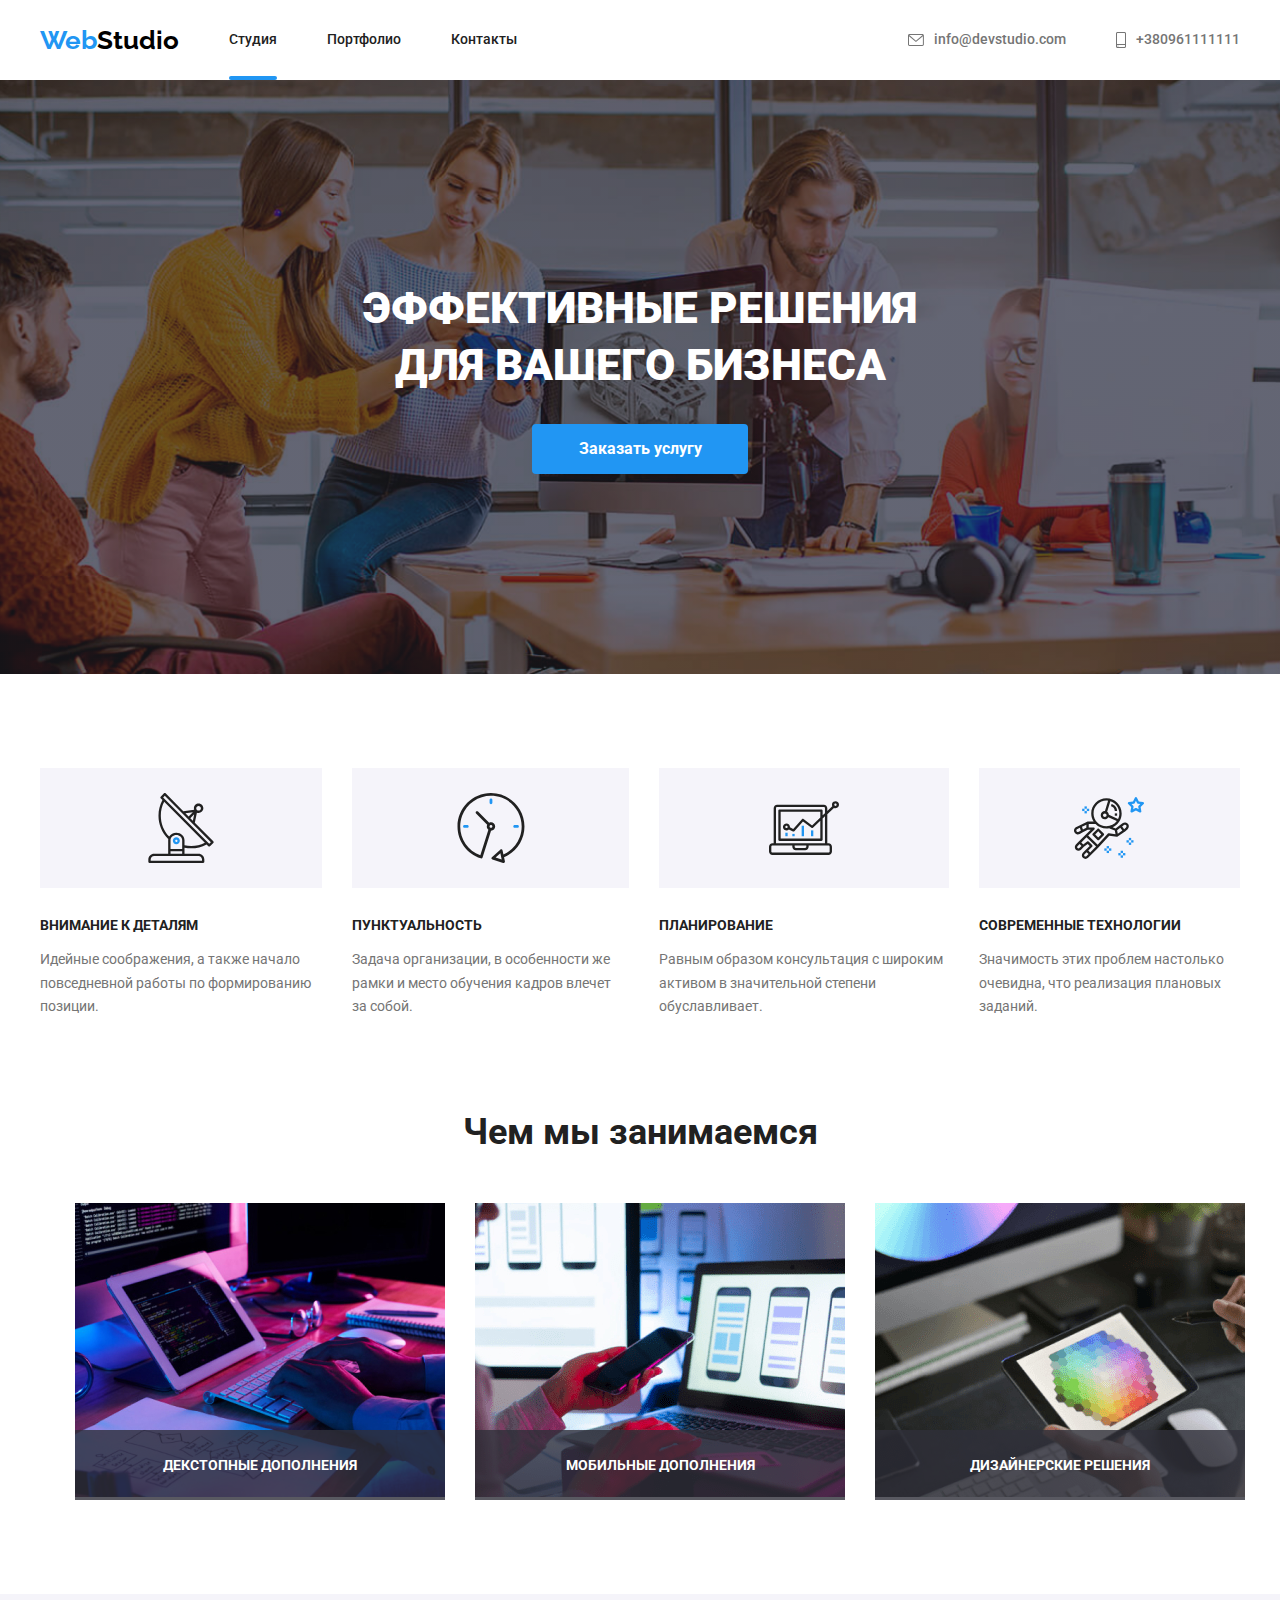
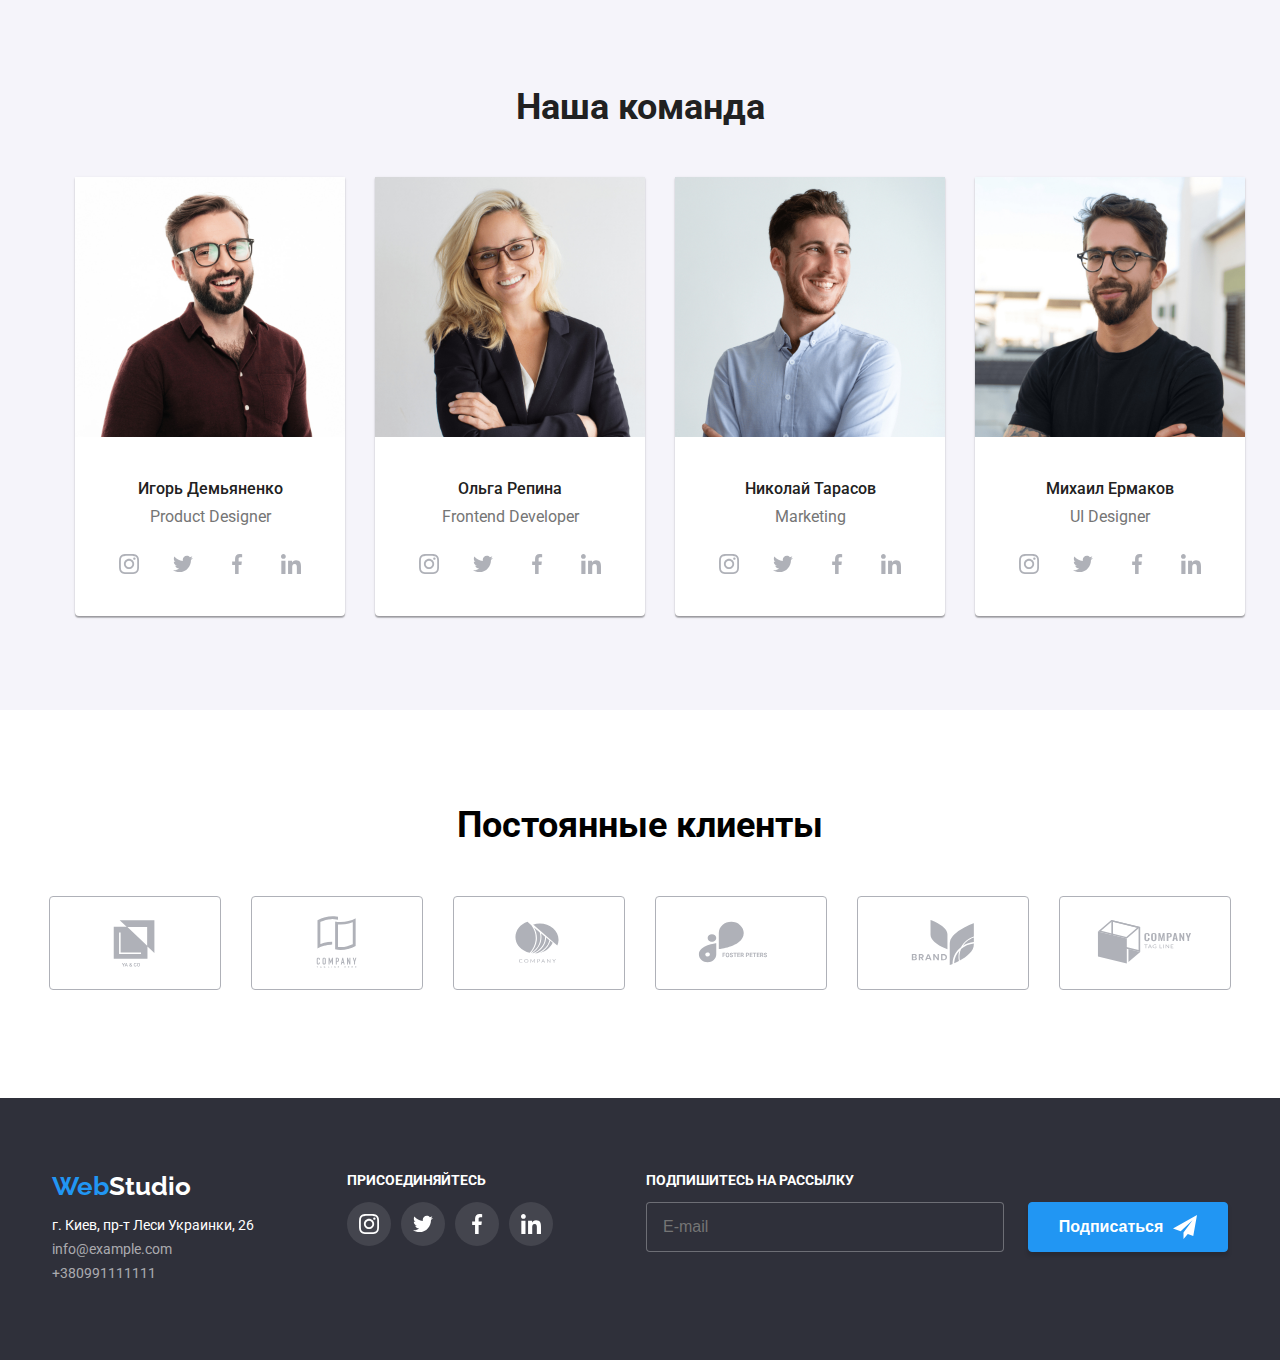
<file: index.html>
<!DOCTYPE html>   
<html lang="ru">
    <head>
        <meta name="viewport" content="width=device-width, initial-scale=1">
        <meta charset="utf-8">
        <title>Главная</title>
        <link rel="preconnect" href="https://fonts.googleapis.com">
        <link rel="preconnect" href="https://fonts.gstatic.com" crossorigin>
        <link href="https://fonts.googleapis.com/css2?family=Roboto:wght@100;400&display=swap" rel="stylesheet">
        <link href="https://fonts.googleapis.com/css2?family=Raleway:wght@700&family=Roboto:wght@400;500;700;900&display=swap" rel="stylesheet">
        <link href="https://unpkg.com/aos@2.3.1/dist/aos.css" rel="stylesheet">
        <link rel="stylesheet" href="./css/main.min.css"/>
    </head>
    <body>
      <header>
      <div class="container">
          <a href="" class="noizeone"><span>Web</span><span class="noizetwo">Studio</span></a>
        <nav>
         <ul class="fly">
             <li class="left"><a class="sonik blue current" href="">Студия</a></li>
             <li class="left"><a class="sonik blue" href="./portfolio.html">Портфолио</a></li>
             <li class="left"><a class="sonik blue" href="">Контакты</a></li>
         </ul>
        </nav>    
      <ul class="ply">
       <li class="right">
        <a class="sonik red boss" href="mailto:info@devstudio.com" >
        <svg class="doroga" width="16" height="12">
          <use href="./images/icons.svg#icon-envelope-1"></use>
         </svg> info@devstudio.com </a>
      </li>
       <li class="right">
        <a class="sonik red barbos" href="tel:+380961111111">
        <svg class="doroga" width="10" height="16">
           <use href="./images/icons.svg#icon-smartphone"></use>
        </svg> +380961111111 </a>
      </li>
    </ul>   
      </div>
      </header>
    <main>
          <section class="max">
            <div class="container">
              <h1 class="oppo">ЭФФЕКТИВНЫЕ РЕШЕНИЯ ДЛЯ ВАШЕГО БИЗНЕСА</h1>
            </div>  
              <button class="bizon" type="button" data-modal-open>Заказать услугу</button>
          </section>  
          <section class="mer">  
            <div class="container">
             <h2 hidden>Преимущества</h2>
            <ul class="fanera">
              <li class="jess">
                <div class="bios">
                  <svg class="antibiotik" width="70" height="70">
                   <use href="./images/icons.svg#icon-antenna-1"></use>
                  </svg>
                </div>
                <h3 class="isak">Внимание к деталям</h3>
                <p class="teacher">Идейные соображения, а также 
                начало повседневной работы по 
                формированию позиции.</p>
              </li>
              <li class="jess">
                <div  class="bios">
                  <svg class="antibiotik" width="70" height="70">
                   <use href="./images/icons.svg#icon-clock-1"></use>
                  </svg>
                </div>
                <h3 class="isak">Пунктуальность</h3>
                <p class="teacher">Задача организации, в особенности 
                же рамки и место обучения кадров
                влечет за собой.</p>
              </li>
              <li class="jess">
                <div  class="bios">
                  <svg class="antibiotik" width="70" height="70">
                   <use href="./images/icons.svg#icon-diagram-1"></use>
                  </svg>
                </div>
                <h3 class="isak">Планирование</h3>
                <p class="teacher">Равным образом консультация с 
                широким активом в значительной 
                степени обуславливает.</p>
              </li>
              <li class="jess">
                <div class="bios">
                  <svg class="antibiotik" width="70" height="70">
                     <use href="./images/icons.svg#icon-astronaut-1"></use>
                  </svg>
                </div>
                <h3 class="isak">Современные технологии</h3>
                <p class="teacher">Значимость этих проблем настолько 
                очевидна, что реализация плановых 
                заданий.</p>
              </li>
            </ul>
          </div>
          </section>
          <section class="section">
            <div class="container">
              <h2 class="mading">Чем мы занимаемся</h2>
            </div> 
            <div class="container"> 
            <ul class="green">
              <li class="sos">
                  <img src="./images/computer-img-1.jpg"
                   alt="computers image"
                   width="370"
                   height="294"
                   />
                 <p class="protest">ДЕКСТОПНЫЕ ДОПОЛНЕНИЯ</p>  
              </li>
              <li class="sos">
                <img src="./images/computer-img-2.jpg" 
                alt="computers image"     
                width="370"
                height="294"
                />
                <p class="protest">МОБИЛЬНЫЕ ДОПОЛНЕНИЯ</p>
              </li>
              <li class="sos">
                <img src ="./images/computer-img-3.jpg"
                alt="computers image"
                width="370"
                height="294"
                />
                <p class="protest">ДИЗАЙНЕРСКИЕ РЕШЕНИЯ</p>
              </li>
            </ul>
            </div>
          </section>
          <section class="bayer">
            <div class="container">
              <h2 class="shooter">Наша команда</h2>
            </div>
            <div class="container">  
             <ul class="caban">
                <li class="protein">
                 <img src="./images/team-1.jpg" 
                 alt="Team image"
                 width="270"
                 height="260"
                 />
                 <div class="plan">
                   <h3 class="name">Игорь Демьяненко</h3>
                   <p lang="en" class="profesion">Product Designer</p>
                   <ul class="churge"> 
                    <li class="bordo-pop-link">
                     <a href="" class="bordo-pop-item">
                      <svg class="bordo-pop-icon" width="20" height="20">
                       <use href="./images/icons.svg#icon-instagram-2-3"></use>
                      </svg>
                     </a>
                   </li> 
                   <li class="bordo-pop-link">
                     <a href="" class="bordo-pop-item">
                      <svg class="bordo-pop-icon" width="20" height="20">
                        <use href="./images/icons.svg#icon-twitter-1-2"></use>
                      </svg>
                     </a>
                   </li>
                   <li class="bordo-pop-link">
                     <a href="" class="bordo-pop-item">
                      <svg class="bordo-pop-icon" width="20" height="20">
                        <use href="./images/icons.svg#icon-facebook-1-3"></use>
                      </svg>
                     </a>
                   </li>  
                   <li class="bordo-pop-link">
                     <a href="" class="bordo-pop-item">
                      <svg class="bordo-pop-icon" width="20" height="20">
                        <use href="./images/icons.svg#icon-linkedin-1-5"></use>
                      </svg>
                     </a>
                   </li>            
                   </ul> 
                 </div>                    
               <li class="protein">
               <img src="./images/team-2.jpg" 
                alt="Team image"
                width="270"
                height="260"
                />
               <div class="plan"> 
                 <h3 class="name">Ольга Репина</h3>
                 <p lang="en" class="profesion">Frontend Developer</p> 
                 <ul class="churge"> 
                  <li class="bordo-pop-link">
                   <a href="" class="bordo-pop-item">
                    <svg class="bordo-pop-icon" width="20" height="20">
                     <use href="./images/icons.svg#icon-instagram-2-3"></use>
                    </svg>
                   </a>
                 </li> 
                 <li class="bordo-pop-link">
                   <a href="" class="bordo-pop-item">
                    <svg class="bordo-pop-icon" width="20" height="20">
                      <use href="./images/icons.svg#icon-twitter-1-2"></use>
                    </svg>
                   </a>
                 </li>
                 <li class="bordo-pop-link">
                   <a href="" class="bordo-pop-item">
                    <svg class="bordo-pop-icon" width="20" height="20">
                      <use href="./images/icons.svg#icon-facebook-1-3"></use>
                    </svg>
                   </a>
                 </li>  
                 <li class="bordo-pop-link">
                   <a href="" class="bordo-pop-item">
                    <svg class="bordo-pop-icon" width="20" height="20">
                      <use href="./images/icons.svg#icon-linkedin-1-5"></use>
                    </svg>
                   </a>
                 </li>            
                 </ul> 
               </div>  
             <li class="protein">
               <img src="./images/team-3.jpg" 
                alt="Team image"
                width="270"
                height="260"
                />
                <div class="plan">
                  <h3 class="name">Николай Тарасов</h3>
                  <p lang="en" class="profesion">Marketing</p>
                  <ul class="churge"> 
                   <li class="bordo-pop-link">
                     <a href="" class="bordo-pop-item">
                      <svg class="bordo-pop-icon" width="20" height="20">
                       <use href="./images/icons.svg#icon-instagram-2-3"></use>
                      </svg>
                     </a>
                   </li> 
                   <li class="bordo-pop-link">
                     <a href="" class="bordo-pop-item">
                      <svg class="bordo-pop-icon" width="20" height="20">
                        <use href="./images/icons.svg#icon-twitter-1-2"></use>
                      </svg>
                     </a>
                   </li>
                   <li class="bordo-pop-link">
                     <a href="" class="bordo-pop-item">
                      <svg class="bordo-pop-icon" width="20" height="20">
                        <use href="./images/icons.svg#icon-facebook-1-3"></use>
                      </svg>
                     </a>
                   </li>  
                   <li class="bordo-pop-link">
                     <a href="" class="bordo-pop-item">
                      <svg class="bordo-pop-icon" width="20" height="20">
                        <use href="./images/icons.svg#icon-linkedin-1-5"></use>
                      </svg>
                     </a>
                   </li>            
                  </ul> 
                </div> 
               <li class="protein">
                 <img src="./images/team-4.jpg" 
                   alt="Team image"
                   width="270"
                   height="260"
                   />
                <div class="plan">   
                  <h3 class="name">Михаил Ермаков</h3>
                  <p lang="en" class="profesion">UI Designer</p>
                  <ul class="churge"> 
                    <li class="bordo-pop-link">
                     <a href="" class="bordo-pop-item">
                      <svg class="bordo-pop-icon" width="20" height="20">
                       <use href="./images/icons.svg#icon-instagram-2-3"></use>
                      </svg>
                     </a>
                   </li> 
                   <li class="bordo-pop-link">
                     <a href="" class="bordo-pop-item">
                      <svg class="bordo-pop-icon" width="20" height="20">
                        <use href="./images/icons.svg#icon-twitter-1-2"></use>
                      </svg>
                     </a>
                   </li>
                   <li class="bordo-pop-link">
                     <a href="" class="bordo-pop-item">
                      <svg class="bordo-pop-icon" width="20" height="20">
                        <use href="./images/icons.svg#icon-facebook-1-3"></use>
                      </svg>
                     </a>
                   </li>  
                   <li class="bordo-pop-link">
                     <a href="" class="bordo-pop-item">
                      <svg class="bordo-pop-icon" width="20" height="20">
                        <use href="./images/icons.svg#icon-linkedin-1-5"></use>
                      </svg>
                     </a>
                   </li>            
                 </ul> 
                </div> 
             </ul>   
            </div>   
          </section>
          <section class="section">
              <h2 class="ios">Постоянные клиенты</h2>
              <div class="fff">
                <ul class="lion">
                  <li class="zoom">
                    <a href="http://instagram.com" class="symbol-client">
                      <svg class="bro" width="106" height="60">
                        <use href="./images/icons.svg#icon-Logo-1"></use>
                      </svg>
                    </a>
                  </li>
                  <li class="zoom">
                    <a href="" class="symbol-client">
                      <svg class="bro" width="106" height="60">
                        <use href="./images/icons.svg#icon-Logo-2"></use>
                      </svg>
                    </a>
                  </li>
                  <li class="zoom">
                    <a href="" class="symbol-client">
                      <svg class="bro" width="106" height="60">
                        <use href="./images/icons.svg#icon-Logo-3"></use>
                      </svg>
                    </a>
                  </li>
                  <li class="zoom">
                    <a href="" class="symbol-client">
                      <svg class="bro" width="106" height="60">
                        <use href="./images/icons.svg#icon-Logo-4"></use>
                      </svg>
                    </a>
                  </li>
                  <li class="zoom">
                    <a href="" class="symbol-client">
                      <svg class="bro" width="106" height="60">
                        <use href="./images/icons.svg#icon-Logo-5"></use>
                      </svg>
                    </a>
                  </li>
                  <li class="zoom">
                    <a href="" class="symbol-client">
                      <svg class="bro" width="106" height="60">
                        <use href="./images/icons.svg#icon-Logo-6"></use>
                      </svg>
                    </a>
                  </li>
                </ul>
              </div>
          </section>   
    </main>
     <footer class="popitbox">
     <div class="aaa">
      <div class="containerr">
        <ul class="tnt">
          <li><a href="" class="noizethree"><span>Web</span><span class="noizefour">Studio</span></a></li>
        </ul>          
          <address>
        <ul class="import">
            <li class="link alert">г. Киев, пр-т Леси Украинки, 26</li>
            <li><a class="link safe" href="mailto:info@example.com">info@example.com</a></li>
            <li><a class="link safe" href="tel:+380991111111">+380991111111</a></li>
        </ul>    
      </address>
      </div> 
      <div class="pip">
        <h3 class="junior">ПРИСОЕДИНЯЙТЕСЬ</h3>
        <ul class="ulian">
          <li class="ylia">
           <a href="" class="tor">
            <svg class="unit" width="20" height="20">
              <use href="./images/icons.svg#icon-instagram-2-3"></use>
            </svg>
           </a> 
          </li>
          <li class="ylia">
            <a href="" class="tor">
              <svg class="unit" width="20" height="20">
                <use href="./images/icons.svg#icon-twitter-1-2"></use>
              </svg>
            </a> 
          </li>
          <li class="ylia">
            <a href="" class="tor">
              <svg class="unit" width="20" height="20">
                <use href="./images/icons.svg#icon-facebook-1-3"></use>
              </svg>
            </a> 
          </li>
          <li class="ylia">
            <a href="" class="tor">
              <svg class="unit" width="20" height="20">
                <use href="./images/icons.svg#icon-linkedin-1-5"></use>
              </svg>
            </a> 
          </li>
        </ul>
      </div>
     <div>
       <h3 class="zemlia">ПОДПИШИТЕСЬ НА РАССЫЛКУ</h3>
       <div class="infa">
        <form class="infa">
         <input
           type="email"
           name="email"
           id="email"
           class="drezden"
           placeholder="E-mail"
         />
         <button type="submit" class="joker" >Подписаться  
           <svg width="24" height="24" class="tochka">
             <use href="./images/icons.svg#icon-icon-send-2-1"></use>   
           </svg> 
         </button> 
        </form> 
       </div>
     </div> 
     </div>
    </footer>
    <div class="backdrop is-hidden" data-modal>
      <div class="modal">
         <button class="modal-iqos" type="button" data-modal-close>
          <svg class="gla" width="18" height="18">
            <use href="./images/icons.svg#icon-close-black-18dp-2-1-1"></use>
          </svg>
         </button>
         <p class="smith">Оставьте свои данные, мы вам перезвоним</p>
          <form class="usik">
           <label class="hirurg">
            <span class="otstup">Имя</span>  
             <input 
              type="text" 
              class="text-radost" 
              name="user-name"
              id="user-name"
             />
             <svg class="klip" width="18" height="18">
               <use href="./images/icons.svg#icon-person-black-18dp-1"></use> 
             </svg>
           </label>         
           <label class="hirurg">
            <span  class="otstup">Телефон</span>    
            <input 
                 type="tel" 
                 class="text-radost" 
                  title="+380 (98) 991-22-09"
                  name="user-tel"
                  id="user-tel"
                  />
              <svg class="klip" width="18" height="18">
                <use href="./images/icons.svg#icon-phone-black-18dp-1"></use> 
              </svg>
           </label > 
          <label class="hirurg">
            <span class="otstup">Почта</span>
           <input  
             type="email" 
             class="text-radost" 
             name="user-email"
             id="user-email"
            />
            <svg class="klip" width="18" height="18">
              <use href="./images/icons.svg#icon-email-black-18dp-1" ></use> 
            </svg>
          </label> 
          <label class="gora">
          <span class="otstup">Коментарий</span> 
           <textarea
              class="text-grust" 
              name="user-coment"
              id="user-coment"
              placeholder="Введите текст"
            ></textarea>
          </label>  
          <div class="otoplenie">
            <input
             type="checkbox"
             name="policy"
             id="policy"
             value="true"
             class="modal-check visually-hidden"
            />
            <label for="policy" class="noov">
              <span>
                <svg class="zrenie" width="16" height="15">
                   <use href="./images/icons.svg#icon-Vector-4"></use>
                </svg>
              </span>  
            </label>  
           <span class="chelka"> Соглашаюсь с рассылкой и принимаю</span>
           <span class="moov">Условия договора</span>
          </div> 
            <button type="submit" class="oboi">Отправить</button>
          </form>     
      </div>
      </div>

    <script src="./js/modal.js"></script>
    <script src="https://unpkg.com/aos@2.3.1/dist/aos.js"></script>
    <script>
      AOS.init();
    </script>
   </body>
    </html>
</file>
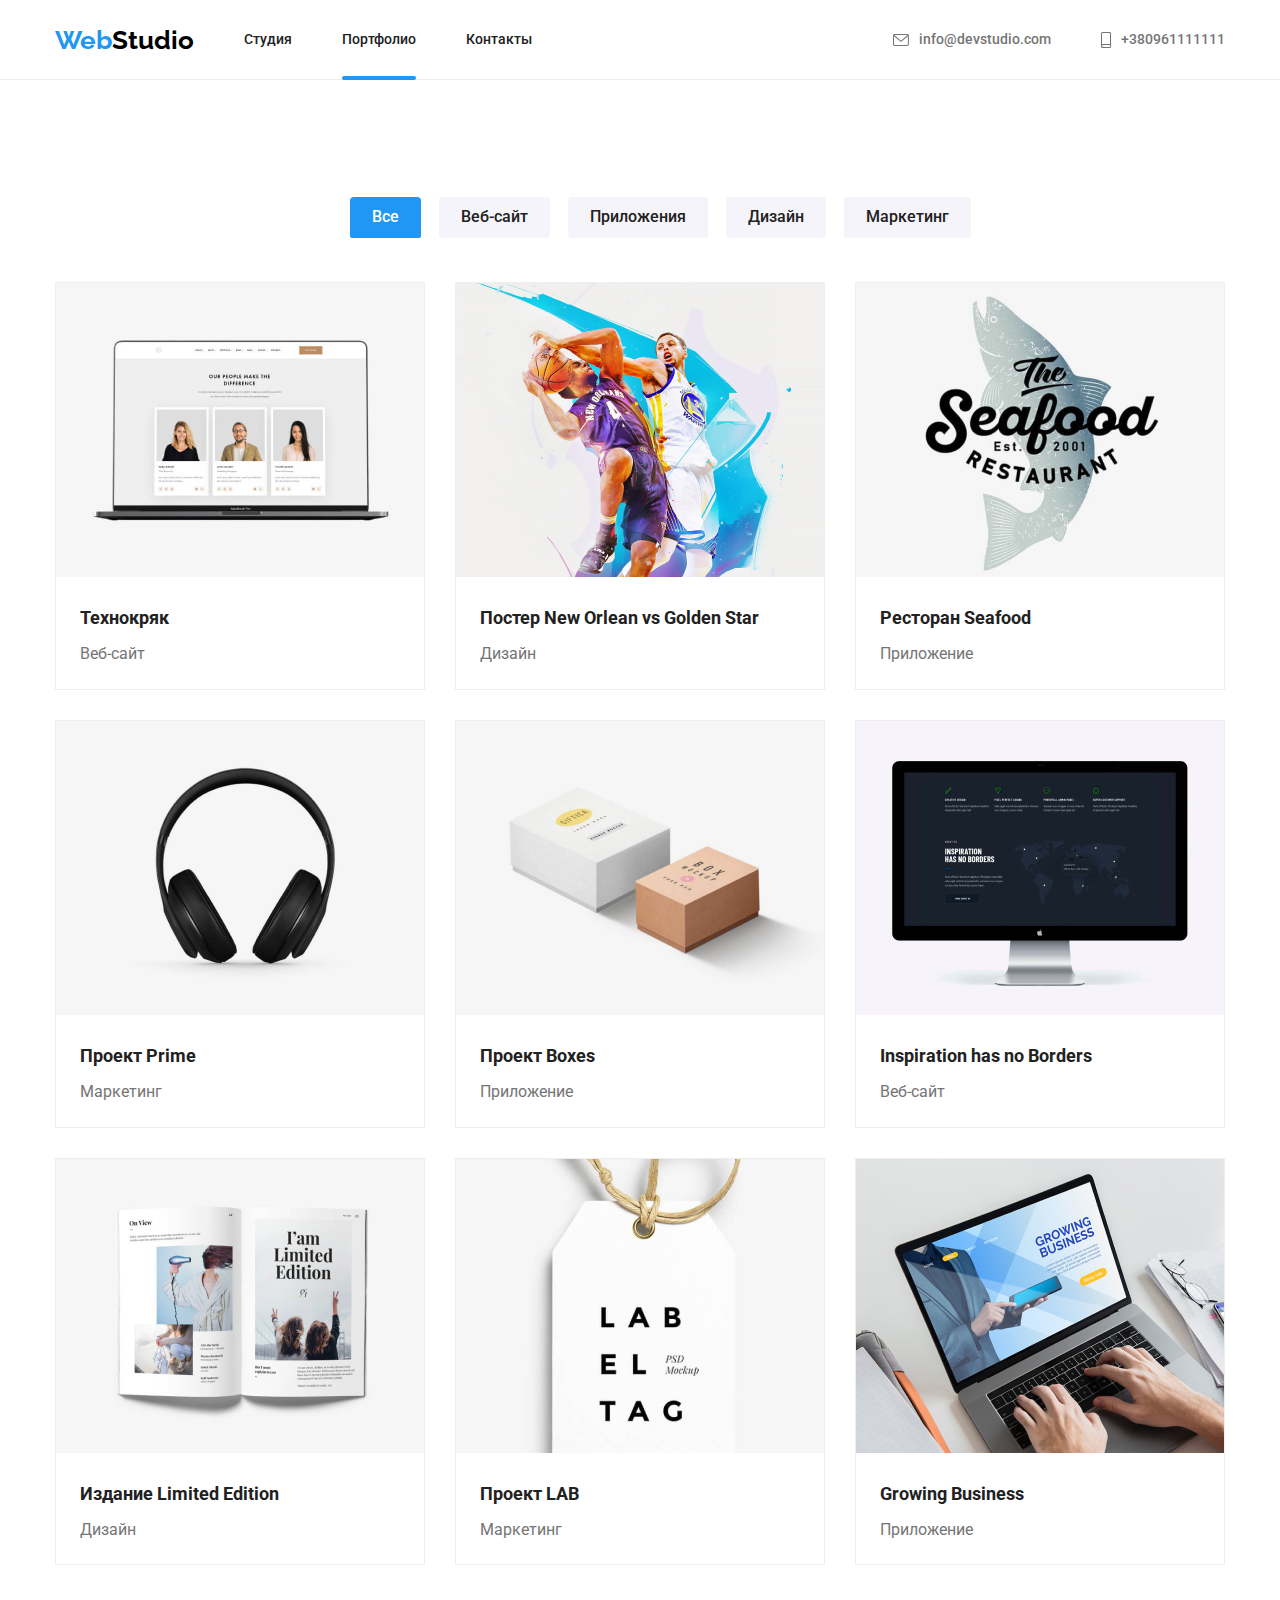
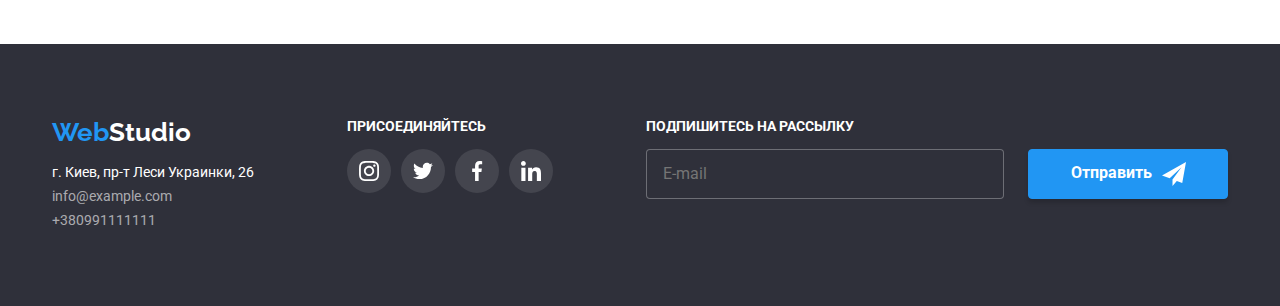
<file: portfolio.html>
<!DOCTYPE html>   
<html lang="ru">
    <head>
        <meta name="viewport" content="width=device-width, initial-scale=1">
        <meta charset="utf-8">
        <title>Портфолио</title>
        <link rel="stylesheet" href="https://cdnjs.cloudflare.com/ajax/libs/modern-normalize/1.0.0/modern-normalize.min.css"/>
        <link rel="preconnect" href="https://fonts.googleapis.com">
        <link rel="preconnect" href="https://fonts.gstatic.com" crossorigin>
        <link href="https://fonts.googleapis.com/css2?family=Roboto:wght@100;400&display=swap" rel="stylesheet">
        <link href="https://fonts.googleapis.com/css2?family=Raleway:wght@700&family=Roboto:wght@400;500;700;900&display=swap" rel="stylesheet">
        <link href="https://unpkg.com/aos@2.3.1/dist/aos.css" rel="stylesheet">
        <link rel="stylesheet" href="./css/main.min.css"/>
    </head>
    <body> 
      <header class="coment">
        <div class="container">
            <a href="" class="noizeone"><span>Web</span><span class="noizetwo">Studio</span></a>
          <nav>
           <ul class="fly">
               <li class="left"><a class="sonik blue" href="index.html">Студия</a></li>
               <li class="left"><a class="sonik blue current" href="">Портфолио</a></li>
               <li class="left"><a class="sonik blue" href="">Контакты</a></li>
           </ul>
          </nav>    
        <ul class="ply">
         <li class="right">
          <a class="sonik red boss" href="mailto:info@devstudio.com" ><svg class="doroga" width="16" height="12">
            <use href="./images/icons.svg#icon-envelope-1"></use>
           </svg> info@devstudio.com </a>
        </li>
         <li class="right">
          <a class="sonik red barbos" href="tel:+380961111111"><svg class="doroga" width="10" height="16">
            <use href="./images/icons.svg#icon-smartphone"></use>
          </svg> +380961111111 </a>
        </li>
      </ul>   
        </div>
        </header>
         <main>
           <section class="key">             
            <h1 hidden>Достижения</h1> 
                <div class="container">      
                   <ul class="mark">
                     <li class="senior"><button type="button" class="call current">Все</button></li>
                     <li class="senior"><button class="call" type="button">Веб-сайт</button></li>
                     <li class="senior"><button class="call" type="button">Приложения</button></li>
                     <li class="senior"><button class="call" type="button">Дизайн</button></li>
                     <li class="senior"><button class="call" type="button">Маркетинг</button></li>
                   </ul>
                 </div>      
            <div class="cntainer">     
             <ul class="avatar">             
               <li class="megogo">
                 <div class="onix">                
                 <img src="./images/photo-1.jpg" 
                      alt="Page image"
                      width="370"
                      height="294"
                     />
                     <p class="text-reklama">Ресурс предлагает комплексные предложения с разным уровнем функционала и сервисов. Все это разрешит посетителю получить исчерпывающую информацию про компанию или частное лицо.</p>
                 </div>               
                     <div class="victor">    
                   <h2 class="loft">Технокряк</h2>
                   <p class="javellin">Веб-сайт</p>
                 </div>     
               </li>
               <li class="megogo">
                <div class="onix">
                 <img src="./images/photo-2.jpg" 
                      alt="Page image"
                      width="370"
                      height="294"
                     />
                     <p class="text-reklama">Ресурс предлагает комплексные предложения с разным уровнем функционала и сервисов. Все это разрешит посетителю получить исчерпывающую информацию про компанию или частное лицо.</p>
                 </div> 
                <div class="victor">
                 <h2 class="loft">Постер New Orlean vs Golden Star</h2>
                 <p class="javellin">Дизайн</p> 
                </div>    
               </li> 
               <li class="megogo">
                <div class="onix">
                 <img src="./images/photo-3.jpg" 
                      alt="Page image"
                      width="370"
                      height="294"
                     />
                     <p class="text-reklama">Ресурс предлагает комплексные предложения с разным уровнем функционала и сервисов. Все это разрешит посетителю получить исчерпывающую информацию про компанию или частное лицо.</p>
                </div>    
                 <div class="victor">    
                   <h2 class="loft">Ресторан Seafood</h2>
                   <p class="javellin">Приложение</p>
                 </div>  
               </li>
               <li class="megogo">
                <div class="onix">
                 <img src="./images/photo-4.jpg" 
                      alt="Page image"
                      width="370"
                      height="294"
                     />
                     <p class="text-reklama">Ресурс предлагает комплексные предложения с разным уровнем функционала и сервисов. Все это разрешит посетителю получить исчерпывающую информацию про компанию или частное лицо.</p>
                </div>
                 <div class="victor">    
                    <h2 class="loft">Проект Prime</h2>
                    <p class="javellin">Маркетинг</p>
                 </div>    
               </li>
               <li class="megogo">
                <div class="onix">
                 <img src="./images/photo-5.jpg" 
                      alt="Page image"
                      width="370"
                      height="294"
                     />
                     <p class="text-reklama">Ресурс предлагает комплексные предложения с разным уровнем функционала и сервисов. Все это разрешит посетителю получить исчерпывающую информацию про компанию или частное лицо.</p>
               </div>
                 <div class="victor">    
                    <h2 class="loft">Проект Boxes</h2>
                    <p class="javellin">Приложение</p>
                  </div>    
               </li>
               <li class="megogo">
                <div class="onix">
                 <img src="./images/photo-6.jpg" 
                      alt="Page image"
                      width="370"
                      height="294"
                     />
                     <p class="text-reklama">Ресурс предлагает комплексные предложения с разным уровнем функционала и сервисов. Все это разрешит посетителю получить исчерпывающую информацию про компанию или частное лицо.</p>
                </div>
                  <div class="victor">
                   <h3 lang="en" class="loft">Inspiration has no Borders</h3>
                   <p class="javellin">Веб-сайт</p>
                  </div>   
               </li>
               <li class="megogo">
                <div class="onix">
                 <img src="./images/photo-7.jpg" 
                      alt="Page image"
                      width="370"
                      height="294"
                     />
                     <p class="text-reklama">Ресурс предлагает комплексные предложения с разным уровнем функционала и сервисов. Все это разрешит посетителю получить исчерпывающую информацию про компанию или частное лицо.</p>
                </div>
                 <div class="victor">    
                   <h2 class="loft">Издание Limited Edition</h2>
                   <p class="javellin">Дизайн</p>
                 </div>    
               </li>
               <li class="megogo">
                <div class="onix">
                 <img src="./images/photo-8.jpg" 
                      alt="Page image"
                      width="370"
                      height="294"
                     />
                     <p class="text-reklama">Ресурс предлагает комплексные предложения с разным уровнем функционала и сервисов. Все это разрешит посетителю получить исчерпывающую информацию про компанию или частное лицо.</p>
                </div> 
                  <div class="victor">   
                    <h2 class="loft">Проект LAB</h2>
                    <p class="javellin">Маркетинг</p>
                  </div>    
               </li>
               <li class="megogo">
                <div class="onix">
                 <img src="./images/photo-9.jpg" 
                      alt="Page image"
                      width="370"
                      height="294"
                     />
                     <p class="text-reklama">Ресурс предлагает комплексные предложения с разным уровнем функционала и сервисов. Все это разрешит посетителю получить исчерпывающую информацию про компанию или частное лицо.</p>
                </div> 
                 <div class="victor">    
                   <h2 lang="en" class="loft">Growing Business</h2>
                   <p class="javellin">Приложение</p> 
                 </div>   
               </li>  
             </ul>
            </div>
           </section> 
         </main>
         <footer class="popitbox">
          <div class="aaa">
           <div class="containerr">
             <ul class="tnt">
               <li><a href="" class="noizethree"><span>Web</span><span class="noizefour">Studio</span></a></li>
             </ul>          
               <address>
             <ul class="import">
                 <li class="link alert">г. Киев, пр-т Леси Украинки, 26</li>
                 <li><a class="link safe" href="mailto:info@example.com">info@example.com</a></li>
                 <li><a class="link safe" href="tel:+380991111111">+380991111111</a></li>
             </ul>    
           </address>
           </div> 
           <div class="pip">
             <h3 class="junior">ПРИСОЕДИНЯЙТЕСЬ</h3>
             <ul class="ulian">
               <li class="ylia">
                <a href="" class="tor">
                 <svg class="unit" width="20" height="20">
                   <use href="./images/icons.svg#icon-instagram-2-3"></use>
                 </svg>
                </a> 
               </li>
               <li class="ylia">
                 <a href="" class="tor">
                   <svg class="unit" width="20" height="20">
                     <use href="./images/icons.svg#icon-twitter-1-2"></use>
                   </svg>
                 </a> 
               </li>
               <li class="ylia">
                 <a href="" class="tor">
                   <svg class="unit" width="20" height="20">
                     <use href="./images/icons.svg#icon-facebook-1-3"></use>
                   </svg>
                 </a> 
               </li>
               <li class="ylia">
                 <a href="" class="tor">
                   <svg class="unit" width="20" height="20">
                     <use href="./images/icons.svg#icon-linkedin-1-5"></use>
                   </svg>
                 </a> 
               </li>
             </ul>
           </div>
           <div>
            <h3 class="zemlia">ПОДПИШИТЕСЬ НА РАССЫЛКУ</h3>
            <div class="infa">
             <form class="infa">
              <input
                type="email"
                name="email"
                id="email"
                class="drezden"
                placeholder="E-mail"
              />
              <button type="submit" class="joker">Отправить 
                <svg width="24" height="24" class="tochka">
                  <use href="./images/icons.svg#icon-icon-send-2-1"></use>   
                </svg>  
             </button>
             </form> 
            </div>
          </div> 
          </div>
         </footer>
    </body>
   </html>
</file>
<file: css/main.min.css>
.wew{background:#fff}.island{text-align:left}.maximus{height:80px;background-color:#fff}.club{display:inline-flex;flex-direction:row;justify-content:flex-end;padding:32px;margin-right:50px}.sea{margin:94px,8px,56px,517px}.zly{display:inline-flex}.export{padding-top:60px;padding-bottom:20px}.aria{padding-top:94px}.eee{display:block}.mountain{display:inline;align-items:flex-start;justify-content:center}:root{--color1: #212121;--color2: #757575;--color3: #FFFFFF;--color4: #2196F3;--color5: #2F303A;--color6: #AFB1B8;--color7: #F5F4FA;--color8: rgba(33, 150, 243, 1);--color9: rgba(175, 177, 184, 1);--card-gap: 30px}body{font-family:"Roboto","Raleway",sans-serif;font-size:14px;margin:0}ul{list-style:none}.current{color:var(--color4);position:relative}button.current{color:var(--color3);background-color:var(--color4)}.current::after{position:absolute;content:"";background-color:#2196f3;width:100%;height:4px;border-radius:2px;bottom:0;left:0}.current::after .position{background-color:var(--color3)}.current::after .policy{font-weight:400;font-size:14px}.max{background:var(--color5);background-image:linear-gradient(to right, rgba(47, 48, 58, 0.4), rgba(47, 48, 58, 0.4)),url(../images/background.png);max-width:1600px;margin:0 auto;padding:200px 0;background-size:cover;background-position:center;background-repeat:no-repeat}.bayer{padding:94px 0;background:#f5f4fa}.section{padding-top:94px;padding-bottom:94px}.mer{padding-top:94px}.key{padding:94px 0px}.fanera{background:#fff;display:flex;margin:-15px;padding:0;justify-content:center}.caban{box-sizing:border-box;display:flex;flex-direction:row;justify-content:center;margin:-15px}.green{box-sizing:border-box;display:flex;flex-direction:row;justify-content:center;margin:-15px}.tnt{padding:0}.ulian{display:flex;gap:10px;padding:0}.fly{margin:0;padding-left:0;display:inline-flex}.ply{margin-left:auto;display:inline-flex;margin-top:0;margin-bottom:0}.import{padding:0}.avatar{display:flex;justify-content:center;flex-direction:row;padding:0;margin:-15px;flex-wrap:wrap;gap:30px}.mark{display:flex;flex-direction:row;align-content:center;justify-content:center;margin-bottom:50px}.lion{padding-left:0;display:flex;gap:30px;justify-content:center}.churge{display:flex;gap:10px;justify-content:center;padding-left:0;margin-top:16px}.left{padding-left:50px;transition-duration:250ms;transition-timing-function:cubic-bezier(0.4, 0, 0.2, 1)}.left:focus,.left:hover{transition-duration:250ms;transition-timing-function:cubic-bezier(0.4, 0, 0.2, 1)}.senior{border-width:145px;border:1px solid #fff}.senior:hover,.senior:focus{transition-duration:250ms;transition-timing-function:cubic-bezier(0.4, 0, 0.2, 1)}.ylia{justify-content:center;background-color:rgba(255,255,255,.1);color:var(--color3);width:44px;height:44px;border-radius:50%;transition-property:background-color;transition-duration:250ms;transition-timing-function:cubic-bezier(0.4, 0, 0.2, 1)}.ylia:focus,.ylia:hover{background-color:var(--color4);fill:var(--color3);transition-property:background-color;transition-duration:250ms;transition-timing-function:cubic-bezier(0.4, 0, 0.2, 1)}.megogo{width:370px;border:1px var(--color1);background-color:var(--color3);border:1px solid #eee}.megogo:hover,.megogo:focus{box-shadow:0px 1px 1px rgba(0,0,0,.12),0px 4px 4px rgba(0,0,0,.06),1px 4px 6px rgba(0,0,0,.16)}.megogo:hover .text-reklama{transform:translateY(0%)}.safe{font-size:14px;line-height:1.7;font-weight:400;font-style:normal;color:rgba(255,255,255,.6);text-decoration:none}.safe:hover,.safe:focus{color:var(--color4)}.sos{position:relative;margin:15px}.protein{background:#fff;margin:15px;box-shadow:0px 1px 3px rgba(0,0,0,.12),0px 1px 1px rgba(0,0,0,.14),0px 2px 1px rgba(0,0,0,.2);border-radius:0px 0px 4px 4px}.alert{font-size:14px;line-height:1.7;font-weight:400;font-style:normal;color:#fff}.zoom{width:170px;height:92px;border-radius:4px;border:1px solid var(--color6);fill:#afb1b8}.zoom:focus,.zoom:hover{border:1px solid var(--color8);fill:#2196f3}.bordo-pop-link{display:flex;justify-content:center;fill:var(--color6)}.bordo-pop-link:hover,.bordo-pop-link:focus{fill:var(--color3)}.jess{display:inline-block;margin:15px;justify-content:center}.protest{position:absolute;color:#fff;background-color:rgba(47,48,58,.8);justify-content:center;align-items:center;display:flex;font-weight:bold;height:70px;width:100%;bottom:0;left:0;margin:0}.oppo{font-size:44px;line-height:1.3;font-weight:900;color:#fff;max-width:650px;text-align:center;margin:0 auto}.sonik{font-size:14px;line-height:1.1;font-weight:500;text-decoration:none;justify-content:flex-start;align-items:center}.sonik:hover,.sonik:focus{color:#2196f3}.red{color:#757575;padding-left:50px;padding-top:32px;padding-bottom:32px;align-items:center;display:flex;transition-property:color;transition-duration:250ms;transition-timing-function:cubic-bezier(0.4, 0, 0.2, 1)}.red:hover,.red:focus{transition-property:color;transition-duration:250ms;transition-timing-function:cubic-bezier(0.4, 0, 0.2, 1);fill:#2196f3}.blue{display:block;padding-top:32px;padding-bottom:32px;color:#212121;transition-property:color;transition-duration:250ms;transition-timing-function:cubic-bezier(0.4, 0, 0.2, 1)}.blue:hover,.blue:focus{transition-property:color;transition-duration:250ms;transition-timing-function:cubic-bezier(0.4, 0, 0.2, 1)}.boss:focus,.boss:hover{color:#2196f3}.barbos:focus,.barbos:hover{color:#2196f3}.mading{font-size:36px;line-height:1.1;font-weight:700;text-align:center;color:var(--color1);margin:0 0 50px 0}.javellin{font-size:16px;line-height:1.8;font-weight:400;margin:0;color:var(--color2)}.ios{margin-top:0;font-size:36px;margin-bottom:50px;text-align:center;border:0ch}.isak{font-size:14px;line-height:1.1;font-weight:700;color:var(--color1);text-transform:uppercase;margin:10px;margin-left:0}.shooter{font-size:36px;line-height:1.1;font-weight:700;margin:0;text-align:center;color:var(--color1);background:var(--color7);margin-bottom:50px}.text-reklama{font-size:18px;line-height:1.5;font-weight:400;position:absolute;background-color:rgba(33,150,243,.9);color:#fff;top:0;left:0;width:100%;height:100%;margin:0;transform:translateY(100%);transition-property:transform;transition-duration:250ms;transition-timing-function:cubic-bezier(0.4, 0, 0.2, 1);padding:63px 24px}.smith{margin-top:0;margin-bottom:12px;font-size:20px;font-weight:700;text-align:center;color:#212121}.tor{justify-content:center;width:44px;height:44px;display:flex;align-items:center}.junior{font-family:"Roboto";font-style:normal;font-weight:700;font-size:14px;color:#fff}.noizeone{font-size:26px;line-height:1.1;font-weight:700;font-family:"Raleway",sans-serif;color:var(--color4);text-decoration:none;justify-content:center}.noizetwo{font-size:26px;line-height:1.1;font-weight:700;font-family:"Raleway",sans-serif;color:#000;text-decoration:none;justify-content:center}.noizethree{font-size:26px;line-height:1.1;font-weight:700;font-family:"Raleway",sans-serif;color:#2196f3;text-decoration:none;justify-content:center}.noizefour{font-size:26px;line-height:1.1;font-weight:700;font-family:"Raleway",sans-serif;color:#fff;text-decoration:none}.symbol-client{height:inherit;display:flex;justify-content:center;align-items:center;fill:#afb1b8;transition-property:fill;transition-duration:250ms;transition-timing-function:cubic-bezier(0.4, 0, 0.2, 1)}.symbol-client:hover,.symbol-client:focus{fill:#2196f3;transition-property:fill;transition-duration:250ms;transition-timing-function:cubic-bezier(0.4, 0, 0.2, 1)}.loft{font-size:18px;line-height:2;font-weight:700;color:var(--color1);margin-bottom:4px;margin-top:0}.zemlia{color:#fff;font-weight:700;font-size:14px;margin-bottom:14px}.bordo-pop-item{width:44px;height:44px;border-radius:50%;display:flex;align-items:center;justify-content:center;background-color:var(--color3);fill:var(--color6);transition-property:background-color;transition-duration:250ms;transition-timing-function:cubic-bezier(0.4, 0, 0.2, 1)}.bordo-pop-item:hover,.bordo-pop-item:focus{background-color:var(--color4);fill:var(--color3);transition-duration:background-color;transition-duration:250ms;transition-timing-function:cubic-bezier(0.4, 0, 0.2, 1)}.teacher{font-size:14px;line-height:1.7;font-weight:400;color:var(--color2);padding:0;margin-bottom:0}.name{font-size:16px;line-height:1.1;font-weight:500;color:var(--color1);text-align:center;margin-bottom:10px;margin-top:10px}.profesion{font-size:16px;line-height:1.1;font-weight:400;color:var(--color2);text-align:center;margin-bottom:10px;margin:0}.container{width:1200px;padding:0 15px;margin:0 auto;justify-content:center}.container:first-child{display:flex;align-items:center}.fff{margin-left:auto;margin-right:auto;padding-left:15px;padding-right:15px;width:1200px}.plan{padding:30px}.containerr{display:block}.aaa{display:flex;justify-content:center;flex-direction:row;width:1200px;margin:0 auto}.pip{justify-content:center;margin-left:93px;margin-right:93px}.infa{display:inline-flex;gap:12px}.victor{padding-left:24px;padding-right:24px;padding-top:20px;padding-bottom:20px}.onix{position:relative;overflow:hidden}.otoplenie{display:flex;align-items:center;margin-bottom:30px;padding-left:24px}.cntainer{flex-direction:row;justify-content:center;width:1200px;padding:0 15px;margin:0 auto}.modal{box-sizing:border-box;padding:40px;background-color:var(--color3);border-radius:4px;width:528px;min-height:581px;position:absolute;top:50%;left:50%;transform:translate(-50%, -50%)}.backdrop{position:fixed;top:0;width:100vw;height:100vh;background:rgba(0,0,0,.2)}.is-hidden{visibility:hidden;opacity:0;pointer-events:none}.bios{justify-content:center;background-color:var(--color7);height:120px;display:flex;align-items:center;margin-bottom:30px}.antibiotik{fill:#2196f3}.doroga{fill:#757575;flex-direction:column;margin-right:10px;fill:currentColor}.doroga:focus,.doroga:hover{fill:#2196f3}.bordo-pop-icon{justify-content:center;color:var(--color6)}.bordo-pop-icon:focus,.bordo-pop-icon:hover{color:var(--color3)}.unit{fill:var(--color3);justify-content:center}.klip{position:absolute;left:20px;top:35%}.klip:hover,.klip:focus{fill:#2196f3}.zrenie{fill:rgba(0,0,0,0);border:1px solid var(--color1)}.tochka{fill:#fff}.bro{fill:inherit}.bro:hover,.bro:focus{fill:#2196f3}.gla:hover{fill:#2196f3}.chelka{color:#757575}.moov{color:#2196f3;font-weight:400;font-size:14px;text-decoration:underline;padding-left:7px}.noov{align-items:center;display:flex;justify-content:center}.noov span{display:flex;align-items:center;justify-content:center;border-radius:2px;width:16px;height:15px;margin-right:10px}.visually-hidden{position:absolute;white-space:nowrap;width:1px;height:1px;overflow:hidden;border:0;padding:0;margin:-1px;clip:rect(0 0 0 0);clip-path:inset(50%)}.modal-check:hover{border:1px solid var(--color4)}.modal-check:checked+.noov span{border:none;background-color:#2196f3;transition-property:transform;transition-duration:250ms;transition-timing-function:cubic-bezier(0.4, 0, 0.2, 1)}.modal-check:checked+.noov .zrenie{border:none;fill:#fff}.hirurg{position:relative;font-weight:400;font-size:12px}.hirurg span{color:#757575;font-weight:400;font-size:12px}.hirurg:focus,.hirurg:hover{fill:#2196f3}.gora1{fill:#fff;width:15px;height:16px;align-items:center}.gora span{color:#757575;font-weight:400;font-size:12px}.gora1 span{width:16px;height:15px;border-radius:2px;margin-right:7px;display:inline;align-items:flex-start;justify-content:center}.text-radost{border-radius:4px;width:100%;height:40px;border:1px solid rgba(33,33,33,.2);outline:rgba(0,0,0,0);padding:0 45px;box-sizing:border-box;margin-top:4px;margin-bottom:10px}.text-radost:focus,.text-radost:hover{border-radius:4px;fill:#2196f3;border:1px solid #2196f3}.text-grust{outline:none;border:1px solid rgba(33,33,33,.2);border-radius:4px;width:100%;height:120px;padding-left:16px;padding-top:12px;margin-top:4px;margin-bottom:30px;box-sizing:border-box;resize:none}.text-grust:hover,.text-grust:focus{border:1px solid #2196f3}.text-grust::placeholder{color:rgba(117,117,117,.5);font-size:12px;font-weight:400}.drezden{position:relative;width:358px;height:50px;background-color:#2f303a;border:1px solid rgba(255,255,255,.3);margin-right:12px;padding:0;border-radius:4px;box-sizing:border-box;padding:16px;color:#fff;font-weight:400;font-size:16px}.drezden.focus{background-color:#2f303a}.call{background-color:#f5f4fa;color:#212121;font-family:"Roboto",sans-serif;font-style:inherit;font-weight:500;font-size:16px;line-height:1.8;border:1px var(--color3);padding-left:22px;padding-top:6px;padding-right:22px;padding-bottom:6px;margin:8px;transition-property:background-color;transition-duration:250ms;transition-timing-function:cubic-bezier(0.4, 0, 0.2, 1)}.call:hover,.call:focus{background:#2196f3;color:#fff;transition-duration:250ms;transition-timing-function:cubic-bezier(0.4, 0, 0.2, 1)}.call{border-radius:4px;cursor:pointer}.bizon{width:216px;height:50px;background-color:#2196f3;color:var(--color3);font-family:"Roboto",sans-serif;font-style:inherit;font-weight:700;font-size:16px;line-height:1.8;display:block;margin:0 auto;margin-top:30px;border-radius:4px;border:none;transition-property:background-color;transition-duration:250ms;transition-timing-function:cubic-bezier(0.4, 0, 0.2, 1)}.bizon:hover,.bizon:focus{background:#188ce8;cursor:pointer;transition-property:background-color;transition-duration:250ms;transition-timing-function:cubic-bezier(0.4, 0, 0.2, 1)}.bizon:hover,.bizon:focus{background:#188ce8;cursor:pointer;transition-property:background-color;transition-duration:250ms;transition-timing-function:cubic-bezier(0.4, 0, 0.2, 1)}.modal-iqos{position:absolute;width:30px;height:30px;border:1px solid rgba(0,0,0,.1);background:var(--color3);border-radius:50px;box-sizing:border-box;top:8px;right:8px;display:flex;align-items:center;justify-content:center}.modal-iqos:focus,.modal-iqos:hover{color:#2196f3;border:1px solid var(--color4);fill:var(--color4)}.joker{width:200px;height:50px;background-color:#2196f3;border-radius:4px;box-shadow:0px 4px 4px rgba(0,0,0,.15);border:1px solid var(--color4);color:var(--color3);font-weight:700;font-size:16px;display:flex;justify-content:center;align-items:center;gap:10px}.joker:focus{background-color:currentColor}.oboi{height:50px;width:200px;background-color:#188ce8;color:#fff;border-radius:4px;border:#188ce8;font-weight:700;font-size:16px;margin-left:123px}.coment{height:80px;border-bottom:1px solid #ececec}.popitbox{background-color:#2f303a;padding:60px 0}/*# sourceMappingURL=main.min.css.map */
</file>
